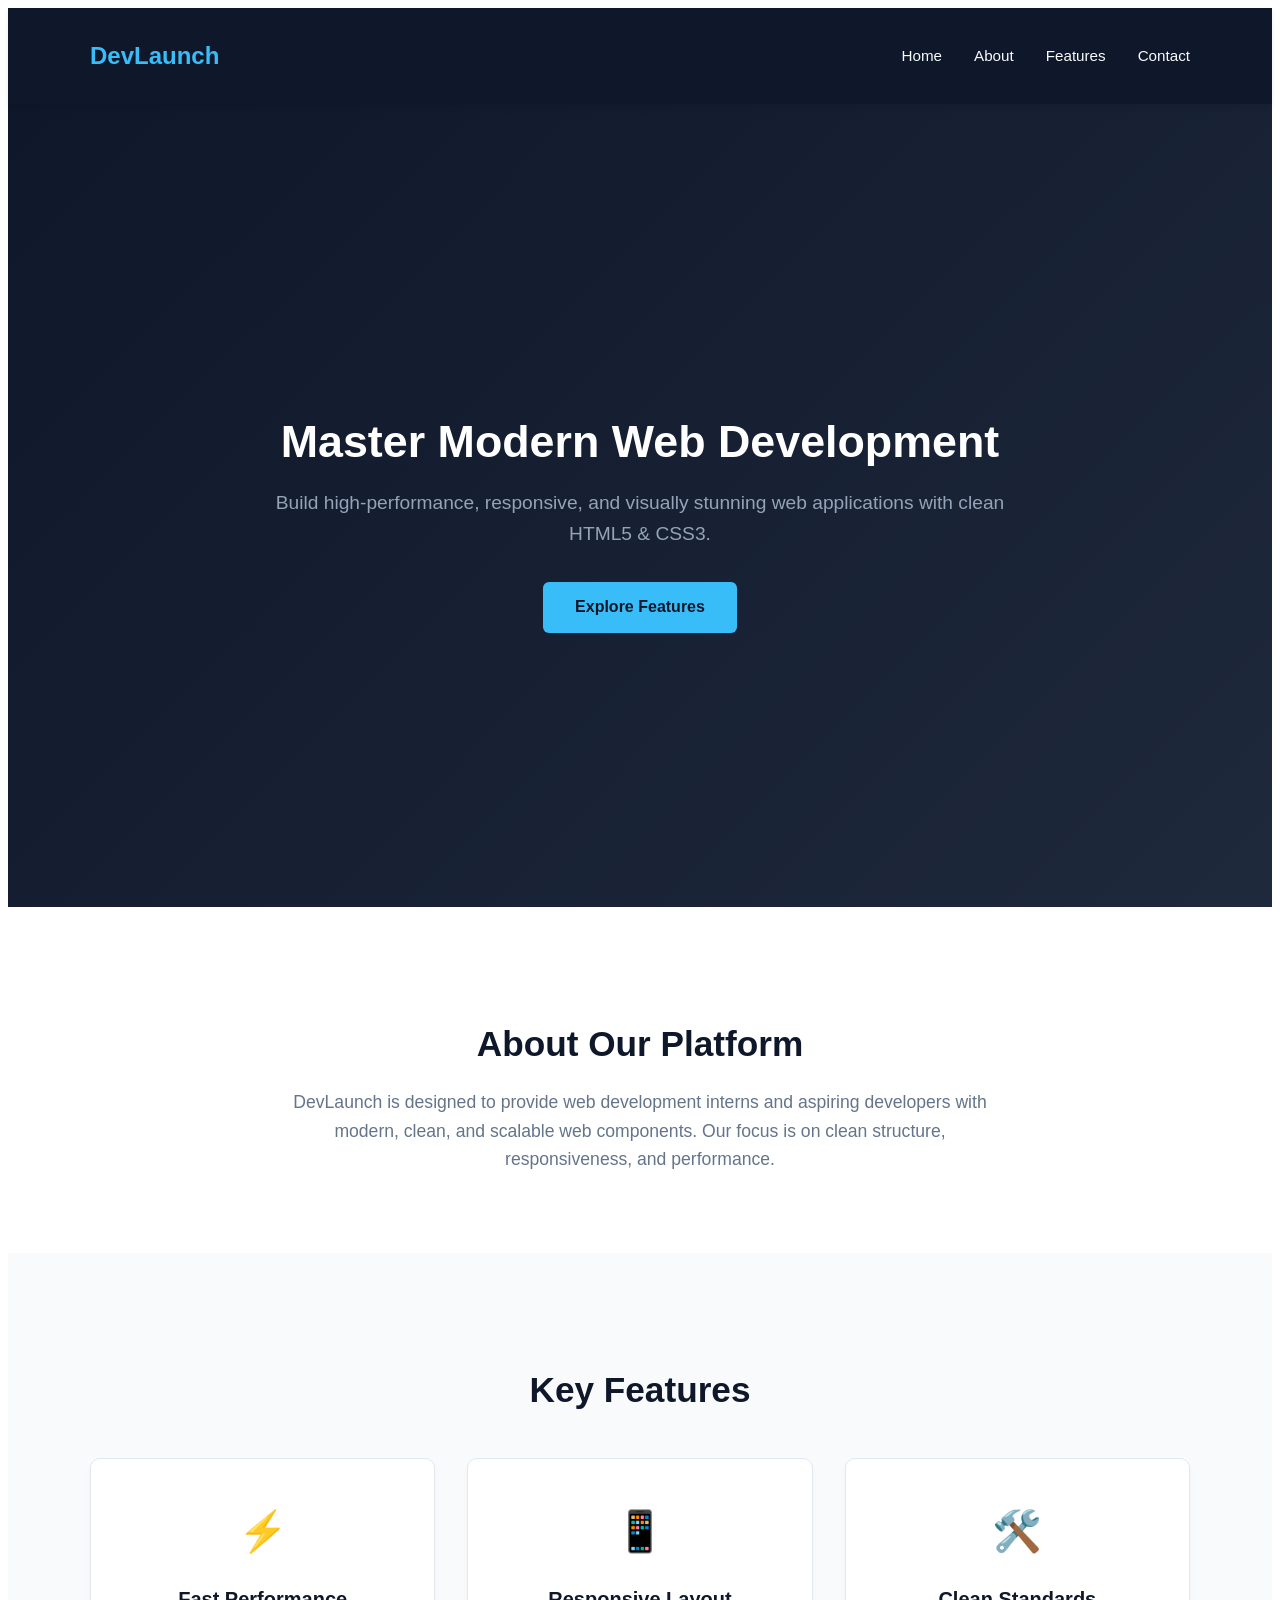
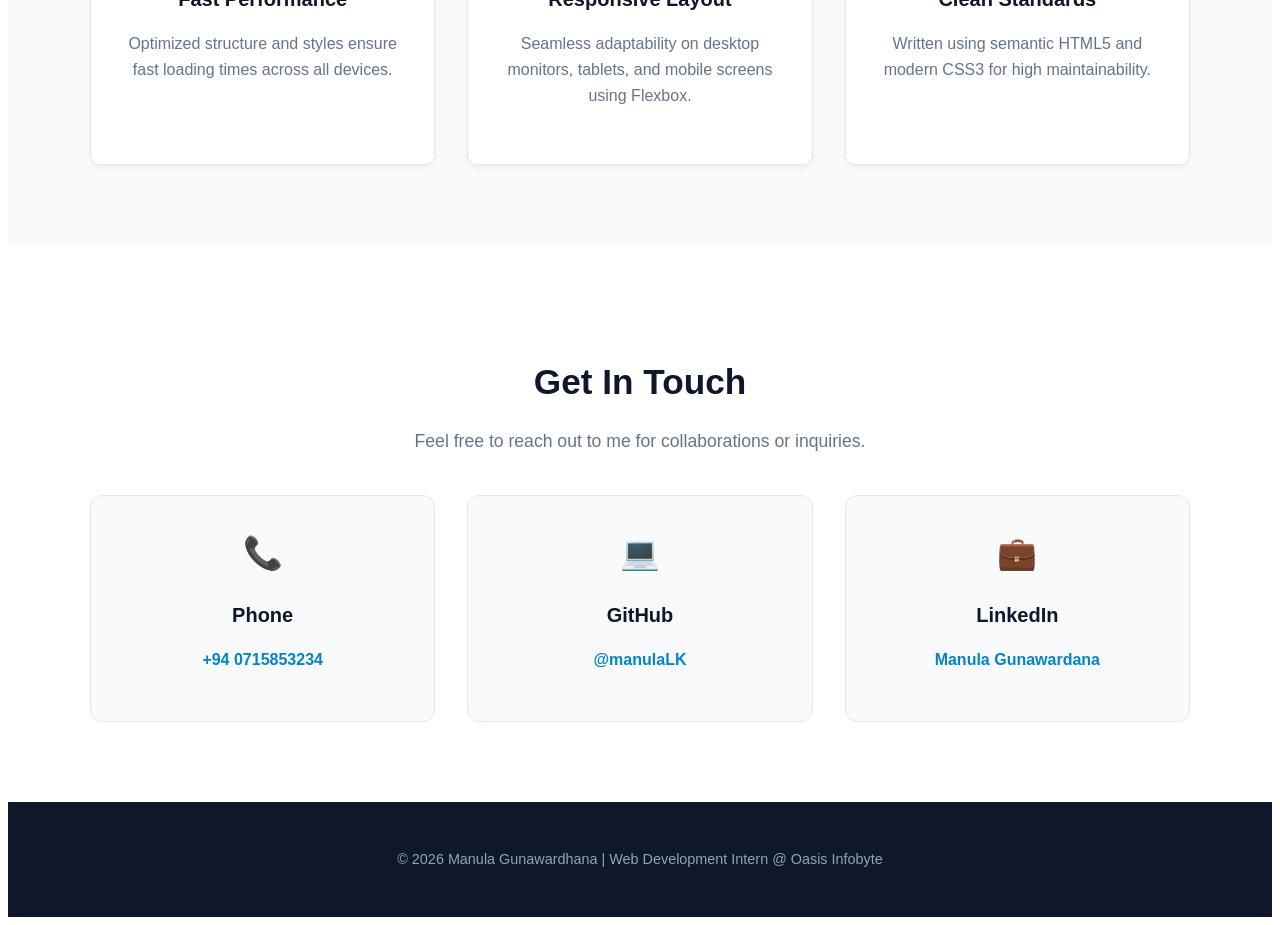
<file: WebDev-L1-LandingPage/index.html>
<!DOCTYPE html>
<html lang="en">
<head>
  <meta charset="UTF-8">
  <meta name="viewport" content="width=device-width, initial-scale=1.0">
  <title>Landing Page | Oasis Infobyte</title>
  <link rel="stylesheet" href="style.css">
</head>
<body>

  <!-- 1. Fixed/Sticky Navigation Bar -->
  <header class="header">
    <nav class="navbar">
      <div class="logo">DevLaunch</div>
      <ul class="nav-links">
        <li><a href="#home">Home</a></li>
        <li><a href="#about">About</a></li>
        <li><a href="#features">Features</a></li>
        <li><a href="#contact">Contact</a></li>
      </ul>
    </nav>
  </header>

  <main>
    <!-- 2. Hero Section -->
    <section id="home" class="hero">
      <div class="hero-content">
        <h1>Master Modern Web Development</h1>
        <p class="hero-subheadline">
          Build high-performance, responsive, and visually stunning web applications with clean HTML5 & CSS3.
        </p>
        <a href="#features" class="btn">Explore Features</a>
      </div>
    </section>

    <!-- 3. Content Section 1: About Us -->
    <section id="about" class="about">
      <div class="container">
        <h2>About Our Platform</h2>
        <p class="section-desc">
          DevLaunch is designed to provide web development interns and aspiring developers with modern, clean, and scalable web components. Our focus is on clean structure, responsiveness, and performance.
        </p>
      </div>
    </section>

    <!-- 4. Content Section 2: Features -->
    <section id="features" class="features">
      <div class="container">
        <h2>Key Features</h2>
        <div class="feature-cards">
          <div class="card">
            <div class="card-icon">⚡</div>
            <h3>Fast Performance</h3>
            <p>Optimized structure and styles ensure fast loading times across all devices.</p>
          </div>
          <div class="card">
            <div class="card-icon">📱</div>
            <h3>Responsive Layout</h3>
            <p>Seamless adaptability on desktop monitors, tablets, and mobile screens using Flexbox.</p>
          </div>
          <div class="card">
            <div class="card-icon">🛠️</div>
            <h3>Clean Standards</h3>
            <p>Written using semantic HTML5 and modern CSS3 for high maintainability.</p>
          </div>
        </div>
      </div>
    </section>

    <!-- 5. Contact Section -->
    <section id="contact" class="contact">
      <div class="container">
        <h2>Get In Touch</h2>
        <p class="section-desc">Feel free to reach out to me for collaborations or inquiries.</p>
        
        <div class="contact-grid">
          <!-- Phone Card -->
          <div class="contact-card">
            <div class="icon-box">📞</div>
            <h3>Phone</h3>
            <p><a href="tel:+94715853234">+94 0715853234</a></p>
          </div>

          <!-- GitHub Card -->
          <div class="contact-card">
            <div class="icon-box">💻</div>
            <h3>GitHub</h3>
            <p><a href="https://github.com/manulaLK" target="_blank">@manulaLK</a></p>
          </div>

          <!-- LinkedIn Card -->
          <div class="contact-card">
            <div class="icon-box">💼</div>
            <h3>LinkedIn</h3>
            <p><a href="https://linkedin.com/in/manula-gunawardana-31524338b" target="_blank">Manula Gunawardana</a></p>
          </div>
        </div>
      </div>
    </section>
  </main>

  <!-- 6. Footer -->
  <footer>
    <div class="container footer-content">
      <p>&copy; 2026 Manula Gunawardhana | Web Development Intern @ Oasis Infobyte</p>
    </div>
  </footer>

</body>
</html>
</file>
<file: WebDev-L1-LandingPage/style.css>
CSS Reset & Typography Hierarchy
  
* {
  margin: 0;
  padding: 0;
  box-sizing: border-box; /* Prevents element overlap and sizing issues */
}

html {
  scroll-behavior: smooth;
}

body {
  font-family: 'Segoe UI', Tahoma, Geneva, Verdana, sans-serif;
  line-height: 1.6;
  color: #334155;
  background-color: #ffffff;
}

/*1.Typography Hierarchy (Multiple explicit font sizes) */
h1 {
  font-size: 2.8rem;
  font-weight: 800;
  line-height: 1.2;
}

h2 {
  font-size: 2.2rem;
  font-weight: 700;
  color: #0f172a;
  margin-bottom: 1rem;
}

h3 {
  font-size: 1.25rem;
  font-weight: 600;
  color: #0f172a;
  margin-bottom: 0.5rem;
}

p {
  font-size: 1rem;
  color: #64748b;
}

.container {
  max-width: 1100px;
  margin: 0 auto;
  padding: 0 1.5rem;
}

/* 2. Sticky Navigation Bar */
.header {
  position: sticky; 
  top: 0;
  z-index: 1000;
  background-color: #0f172a;
  box-shadow: 0 4px 6px -1px rgba(0, 0, 0, 0.1);
}

.navbar {
  display: flex;
  justify-content: space-between;
  align-items: center;
  max-width: 1100px;
  margin: 0 auto;
  padding: 1.2rem 1.5rem;
}

.logo {
  color: #38bdf8;
  font-size: 1.5rem;
  font-weight: 700;
}

.nav-links {
  list-style: none;
  display: flex;
  gap: 2rem;
}

.nav-links a {
  color: #f8fafc;
  text-decoration: none;
  font-size: 0.95rem;
  font-weight: 500;
  transition: color 0.3s ease;
}

.nav-links a:hover {
  color: #38bdf8;
}

/* 3. Hero Section */
.hero {
  background: linear-gradient(135deg, #0f172a 0%, #1e293b 100%);
  color: #ffffff;
  min-height: 75vh;
  display: flex;
  justify-content: center;
  align-items: center;
  text-align: center;
  padding: 4rem 1.5rem;
}

.hero-content {
  max-width: 750px;
}

.hero-content h1 {
  color: #ffffff;
  margin-bottom: 1.2rem;
}

.hero-subheadline {
  font-size: 1.2rem;
  color: #94a3b8;
  margin-bottom: 2rem;
}

.btn {
  background-color: #38bdf8;
  color: #0f172a;
  padding: 0.8rem 2rem;
  text-decoration: none;
  border-radius: 6px;
  font-weight: 700;
  font-size: 1rem;
  display: inline-block;
  transition: transform 0.2s ease, background-color 0.3s ease;
}

.btn:hover {
  background-color: #0284c7;
  color: #ffffff;
  transform: translateY(-2px);
}

/*4. About Section*/
.about {
  padding: 5rem 0;
  background-color: #ffffff;
  text-align: center;
}

.section-desc {
  max-width: 700px;
  margin: 0 auto;
  font-size: 1.1rem;
}

/*5. Features Section*/
.features {
  padding: 5rem 0;
  background-color: #f8fafc;
  text-align: center;
}

.feature-cards {
  display: flex;
  justify-content: center;
  gap: 2rem;
  flex-wrap: wrap; /* Flexible & responsive layout */
  margin-top: 2.5rem;
}

.card {
  background: #ffffff;
  border: 1px solid #e2e8f0;
  border-radius: 10px;
  padding: 2.5rem 1.5rem;
  flex: 1 1 280px; /* Flexbox responsive sizing */
  max-width: 340px;
  box-shadow: 0 4px 6px -1px rgba(0, 0, 0, 0.05);
  transition: transform 0.3s ease, box-shadow 0.3s ease;
}

.card:hover {
  transform: translateY(-5px);
  box-shadow: 0 10px 15px -3px rgba(0, 0, 0, 0.1);
}

.card-icon {
  font-size: 2.5rem;
  margin-bottom: 1rem;
}

/*6. Contact Section*/
.contact {
  padding: 5rem 0;
  background-color: #ffffff;
  text-align: center;
}

.contact-grid {
  display: flex;
  justify-content: center;
  gap: 2rem;
  flex-wrap: wrap;
  margin-top: 2.5rem;
}

.contact-card {
  background: #f8fafc;
  border: 1px solid #e2e8f0;
  border-radius: 12px;
  padding: 2rem 1.5rem;
  flex: 1 1 240px;
  max-width: 300px;
  transition: transform 0.3s ease, border-color 0.3s ease;
}

.contact-card:hover {
  transform: translateY(-5px);
  border-color: #38bdf8;
}

.icon-box {
  font-size: 2rem;
  margin-bottom: 0.8rem;
}

.contact-card a {
  color: #0284c7;
  text-decoration: none;
  font-weight: 600;
  word-break: break-word;
}

.contact-card a:hover {
  text-decoration: underline;
}

/*7. Footer*/
footer {
  background-color: #0f172a;
  padding: 2rem 0;
  text-align: center;
}

.footer-content p {
  color: #94a3b8;
  font-size: 0.9rem;
}

/*8. Responsive Media Queries (Mobile Width Adjustments)*/
@media (max-width: 768px) {
  .navbar {
    flex-direction: column;
    gap: 1rem;
  }

  .nav-links {
    gap: 1.2rem;
  }

  h1 {
    font-size: 2.2rem;
  }

  h2 {
    font-size: 1.8rem;
  }

  .hero {
    min-height: 60vh;
    padding: 3rem 1rem;
  }
}
</file>
